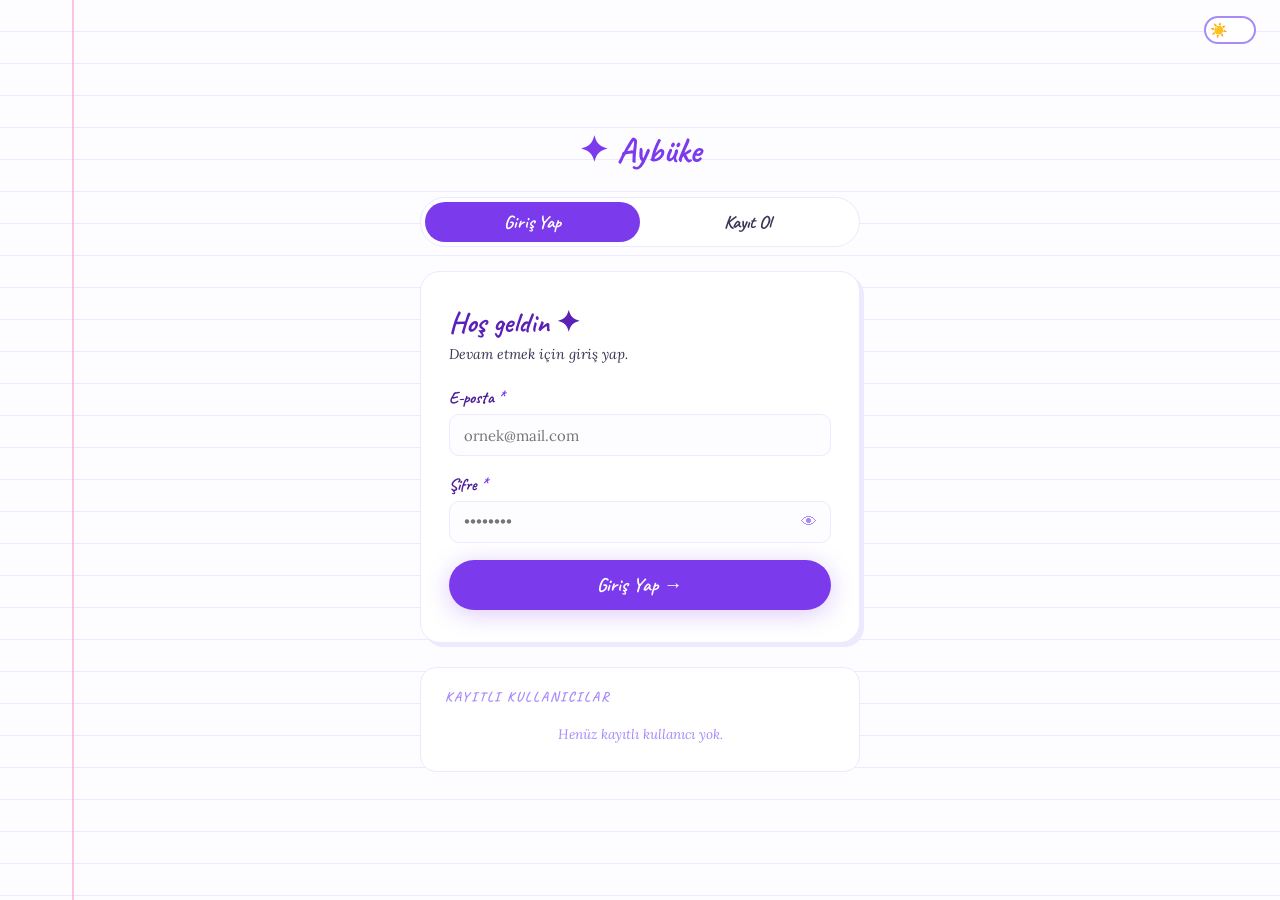
<file: index.html>
<!DOCTYPE html>
<html lang="tr">
<head>
  <meta charset="UTF-8" />
  <meta name="viewport" content="width=device-width, initial-scale=1.0" />
  <title>Aybüke Yağmur</title>
  <link rel="icon" type="image/svg+xml" href="favicon.svg" />
  <link rel="stylesheet" href="assests/css/style.css" />
  <script>
    /* Oturum yoksa giriş sayfasına yönlendir */
    try {
      if (!localStorage.getItem('aybuke-session')) {
        window.location.replace('auth.html');
      }
    } catch(e) {}
  </script>
</head>
<body>
  <div class="nav-overlay"></div>
  <nav>
    <a class="nav-logo" href="index.html">✦ Aybüke</a>
    <ul class="nav-links">
      <li><a href="index.html">Ana Sayfa</a></li>
      <li><a href="pages/about.html">Hakkımda</a></li>
      <li><a href="pages/project.html">Projeler</a></li>
      <li><a href="pages/contact.html">İletişim</a></li>
    </ul>
    <div class="nav-right">
      <span class="nav-user" id="navUser"></span>
      <button class="dark-toggle" id="darkToggle" aria-label="Koyu moda geç" title="Tema değiştir"></button>
      <button class="nav-logout" id="navLogout" title="Çıkış Yap">Çıkış →</button>
      <button class="hamburger" aria-label="Menüyü aç" aria-expanded="false">
        <span></span><span></span><span></span>
      </button>
    </div>
  </nav>

  <!-- HERO -->
  <section class="hero" id="home">
    <div class="hero-deco d1">✦</div>
    <div class="hero-deco d2">✦</div>
    <div class="hero-content">
      <span class="hero-tag">Merhaba, ben</span>
      <h1 class="hero-name">
        <span class="highlight">Aybüke</span> Yağmur
      </h1>
      <p class="hero-sub" id="hero-subtitle" data-text="Kayseri'den bir oyuncu, müziksever ve gezgin 🎵🎮✈️"></p>
      <a href="pages/about.html" class="hero-btn">Tanışalım →</a>
    </div>
  </section>

  <!-- ÖZET KESİT -->
  <section class="section" id="highlights">
    <p class="section-label reveal">Öne Çıkanlar</p>
    <h2 class="section-title reveal"><span>Kısaca Ben</span></h2>
    <div class="card-grid">
      <div class="card reveal">
        <span class="card-icon">📍</span>
        <p class="card-title">Kayseri</p>
        <p class="card-text">Kayseri doğumlu, Kayseri Yağlaması ile büyümüş biri.</p>
      </div>
      <div class="card reveal">
        <span class="card-icon">🎮</span>
        <p class="card-title">Valorant</p>
        <p class="card-text">Favori oyunum Valorant. Hem rekabetçi hem eğlenceli!</p>
      </div>
      <div class="card reveal">
        <span class="card-icon">🎵</span>
        <p class="card-title">Müzik & Gezi</p>
        <p class="card-text">Müzik dinlemek ve yeni yerleri keşfetmek beni dinlendiriyor.</p>
      </div>
    </div>
    <div style="margin-top: 2.5rem; text-align: center;">
      <a href="pages/about.html" class="hero-btn">Daha Fazlası →</a>
    </div>
  </section>

  <footer>
    Sevgiyle yapıldı &nbsp;✦&nbsp; <span>Aybüke Yağmur</span> © 2026
  </footer>

  <button id="scrollTopBtn" aria-label="Yukarı çık" title="Yukarı çık">↑</button>
  <script src="assests/js/jScript.js"></script>
</body>
</html>
</file>
<file: assests/css/style.css>
@import url('https://fonts.googleapis.com/css2?family=Caveat:wght@400;600;700&family=Lora:ital,wght@0,400;0,600;1,400&display=swap');

:root {
  --purple-deep: #5b21b6;
  --purple-mid: #7c3aed;
  --purple-light: #a78bfa;
  --purple-pale: #ede9fe;
  --purple-ink: #4c1d95;
  --line-color: #c4b5fd44;
  --margin-line: #f9a8d4aa;
  --text-dark: #1e1b2e;
  --text-body: #3b3554;
  --white: #ffffff;
  --paper-bg: #fdfcff;
  --nav-bg: rgba(255,255,255,0.88);
  --card-bg: white;
  --footer-border: var(--purple-pale);
}

/* ── DARK MODE DEĞİŞKENLERİ ── */
body.dark-mode {
  --purple-deep: #c4b5fd;
  --purple-mid: #a78bfa;
  --purple-light: #7c3aed;
  --purple-pale: #2d1b69;
  --purple-ink: #ddd6fe;
  --line-color: #7c3aed22;
  --margin-line: #f9a8d433;
  --text-dark: #f0ebff;
  --text-body: #c4b5fd;
  --paper-bg: #0f0b1e;
  --nav-bg: rgba(15, 11, 30, 0.92);
  --card-bg: #1a1030;
  --footer-border: #2d1b69;
}

* {
  margin: 0;
  padding: 0;
  box-sizing: border-box;
}

html {
  scroll-behavior: smooth;
}

body {
  font-family: 'Lora', serif;
  color: var(--text-dark);
  background-color: var(--paper-bg);
  background-image:
    repeating-linear-gradient(
      transparent,
      transparent 31px,
      var(--line-color) 31px,
      var(--line-color) 32px
    );
  background-size: 100% 32px;
  min-height: 100vh;
  position: relative;
  transition: background-color 0.4s ease, color 0.4s ease;
}

body::before {
  content: '';
  position: fixed;
  top: 0;
  left: 72px;
  width: 2px;
  height: 100%;
  background: var(--margin-line);
  z-index: 0;
  pointer-events: none;
}

/* ── NAV ── */
nav {
  position: sticky;
  top: 0;
  z-index: 100;
  background: var(--nav-bg);
  backdrop-filter: blur(12px);
  border-bottom: 2px solid var(--purple-light);
  padding: 0 2rem;
  display: flex;
  align-items: center;
  justify-content: space-between;
  height: 64px;
  box-shadow: 0 2px 20px #7c3aed18;
  transition: background 0.4s ease;
}

.nav-logo {
  font-family: 'Caveat', cursive;
  font-size: 1.8rem;
  font-weight: 700;
  color: var(--purple-mid);
  text-decoration: none;
  letter-spacing: 0.5px;
}

.nav-links {
  display: flex;
  gap: 2rem;
  list-style: none;
}

.nav-links a {
  font-family: 'Caveat', cursive;
  font-size: 1.15rem;
  color: var(--text-body);
  text-decoration: none;
  position: relative;
  padding-bottom: 2px;
  transition: color 0.25s;
}

.nav-links a::after {
  content: '';
  position: absolute;
  bottom: -2px;
  left: 0;
  width: 0;
  height: 2px;
  background: var(--purple-mid);
  border-radius: 2px;
  transition: width 0.3s ease;
}

.nav-links a:hover {
  color: var(--purple-mid);
}

.nav-links a:hover::after {
  width: 100%;
}

/* ── DARK MODE TOGGLE ── */
.dark-toggle {
  background: none;
  border: 2px solid var(--purple-light);
  border-radius: 50px;
  width: 52px;
  height: 28px;
  cursor: pointer;
  position: relative;
  transition: border-color 0.3s, background 0.3s;
  flex-shrink: 0;
}

.dark-toggle::after {
  content: '☀️';
  position: absolute;
  top: 50%;
  left: 4px;
  transform: translateY(-50%);
  font-size: 14px;
  transition: left 0.35s cubic-bezier(0.34, 1.56, 0.64, 1), content 0.1s;
  line-height: 1;
}

body.dark-mode .dark-toggle {
  background: var(--purple-pale);
  border-color: var(--purple-mid);
}

body.dark-mode .dark-toggle::after {
  content: '🌙';
  left: 26px;
}

.dark-toggle:hover {
  border-color: var(--purple-mid);
}

/* ── NAV SAĞ GRUP ── */
.nav-right {
  display: flex;
  align-items: center;
  gap: 1rem;
}

/* ── HERO ── */
.hero {
  min-height: calc(100vh - 64px);
  display: flex;
  align-items: center;
  justify-content: center;
  padding: 4rem 2rem;
  position: relative;
  overflow: hidden;
}

.hero-content {
  text-align: center;
  position: relative;
  z-index: 1;
  animation: fadeUp 0.9s ease both;
}

.hero-tag {
  font-family: 'Caveat', cursive;
  font-size: 1.1rem;
  color: var(--purple-light);
  letter-spacing: 3px;
  text-transform: uppercase;
  margin-bottom: 1rem;
  display: block;
}

.hero-name {
  font-family: 'Caveat', cursive;
  font-size: clamp(3.5rem, 10vw, 7rem);
  font-weight: 700;
  line-height: 1;
  color: var(--purple-deep);
  position: relative;
  display: inline-block;
}

.hero-name .highlight {
  color: var(--purple-mid);
  position: relative;
}

.hero-name .highlight::after {
  content: '';
  position: absolute;
  bottom: 4px;
  left: 0;
  width: 100%;
  height: 6px;
  background: var(--purple-light);
  opacity: 0.4;
  border-radius: 3px;
  z-index: -1;
}

.hero-sub {
  font-size: 1.15rem;
  color: var(--text-body);
  margin-top: 1.5rem;
  font-style: italic;
  opacity: 0.85;
}

.hero-deco {
  position: absolute;
  font-family: 'Caveat', cursive;
  font-size: 9rem;
  color: var(--purple-light);
  opacity: 0.07;
  pointer-events: none;
  user-select: none;
  font-weight: 700;
}

.hero-deco.d1 { top: 10%; left: 5%; transform: rotate(-15deg); }
.hero-deco.d2 { bottom: 10%; right: 5%; transform: rotate(10deg); }

.hero-btn {
  display: inline-block;
  margin-top: 2.5rem;
  padding: 0.75rem 2.2rem;
  background: var(--purple-mid);
  color: white;
  font-family: 'Caveat', cursive;
  font-size: 1.2rem;
  border-radius: 50px;
  text-decoration: none;
  box-shadow: 0 4px 24px #7c3aed44;
  transition: transform 0.2s, box-shadow 0.2s, background 0.2s;
}

.hero-btn:hover {
  background: var(--purple-deep);
  transform: translateY(-3px);
  box-shadow: 0 8px 32px #7c3aed55;
}

/* ── SECTIONS ── */
.section {
  max-width: 860px;
  margin: 0 auto;
  padding: 5rem 2rem 3rem 5rem;
  position: relative;
  z-index: 1;
}

.section-label {
  font-family: 'Caveat', cursive;
  font-size: 0.95rem;
  letter-spacing: 3px;
  text-transform: uppercase;
  color: var(--purple-light);
  margin-bottom: 0.5rem;
}

.section-title {
  font-family: 'Caveat', cursive;
  font-size: 2.6rem;
  font-weight: 700;
  color: var(--purple-deep);
  margin-bottom: 2rem;
  line-height: 1.1;
}

.section-title span {
  border-bottom: 3px solid var(--purple-light);
  padding-bottom: 2px;
}

/* ── CARDS ── */
.card-grid {
  display: grid;
  grid-template-columns: repeat(auto-fit, minmax(220px, 1fr));
  gap: 1.25rem;
  margin-top: 1.5rem;
}

.card {
  background: var(--card-bg);
  border: 1.5px solid var(--purple-pale);
  border-radius: 16px;
  padding: 1.5rem 1.25rem;
  position: relative;
  transition: transform 0.25s, box-shadow 0.25s, background 0.4s;
  overflow: hidden;
}

.card::before {
  content: '';
  position: absolute;
  top: 0; left: 0;
  width: 4px;
  height: 100%;
  background: linear-gradient(180deg, var(--purple-mid), var(--purple-light));
  border-radius: 4px 0 0 4px;
}

.card:hover {
  transform: translateY(-4px);
  box-shadow: 0 12px 32px #7c3aed1a;
}

.card-icon {
  font-size: 2rem;
  margin-bottom: 0.6rem;
  display: block;
}

.card-title {
  font-family: 'Caveat', cursive;
  font-size: 1.2rem;
  font-weight: 700;
  color: var(--purple-mid);
  margin-bottom: 0.35rem;
}

.card-text {
  font-size: 0.95rem;
  color: var(--text-body);
  line-height: 1.6;
}

/* ── HOBBY TAGS ── */
.tag-cloud {
  display: flex;
  flex-wrap: wrap;
  gap: 0.75rem;
  margin-top: 1rem;
}

.tag {
  background: var(--purple-pale);
  color: var(--purple-ink);
  font-family: 'Caveat', cursive;
  font-size: 1.1rem;
  padding: 0.4rem 1.2rem;
  border-radius: 50px;
  border: 1.5px solid var(--purple-light);
  transition: background 0.2s, transform 0.2s;
  cursor: default;
}

.tag:hover {
  background: var(--purple-mid);
  color: white;
  transform: scale(1.05);
}

/* ── PROJECT CARD ── */
.project-card {
  background: var(--card-bg);
  border: 2px solid var(--purple-pale);
  border-radius: 20px;
  padding: 2rem;
  margin-top: 1.5rem;
  display: flex;
  flex-direction: column;
  gap: 0.75rem;
  box-shadow: 4px 4px 0 var(--purple-pale);
  transition: box-shadow 0.2s, transform 0.2s, background 0.4s;
}

.project-card:hover {
  box-shadow: 6px 6px 0 var(--purple-light);
  transform: translate(-2px, -2px);
}

.project-badge {
  display: inline-block;
  background: var(--purple-mid);
  color: white;
  font-family: 'Caveat', cursive;
  font-size: 0.85rem;
  letter-spacing: 2px;
  text-transform: uppercase;
  padding: 0.2rem 0.9rem;
  border-radius: 50px;
  width: fit-content;
}

.project-name {
  font-family: 'Caveat', cursive;
  font-size: 1.8rem;
  font-weight: 700;
  color: var(--purple-deep);
}

.project-desc {
  color: var(--text-body);
  font-size: 0.97rem;
  line-height: 1.7;
}

/* ── CONTACT ── */
.contact-links {
  display: flex;
  flex-wrap: wrap;
  gap: 1rem;
  margin-top: 1.5rem;
}

.contact-link {
  display: flex;
  align-items: center;
  gap: 0.6rem;
  background: var(--card-bg);
  border: 1.5px solid var(--purple-light);
  border-radius: 12px;
  padding: 0.75rem 1.5rem;
  color: var(--purple-ink);
  text-decoration: none;
  font-family: 'Caveat', cursive;
  font-size: 1.15rem;
  transition: background 0.2s, color 0.2s, transform 0.2s;
}

.contact-link:hover {
  background: var(--purple-mid);
  color: white;
  border-color: var(--purple-mid);
  transform: translateY(-3px);
  box-shadow: 0 6px 20px #7c3aed33;
}

.contact-link svg {
  width: 22px;
  height: 22px;
  fill: currentColor;
  flex-shrink: 0;
}

/* ── FOOTER ── */
footer {
  text-align: center;
  padding: 2.5rem 1rem;
  font-family: 'Caveat', cursive;
  font-size: 1.05rem;
  color: var(--purple-light);
  border-top: 1.5px solid var(--footer-border);
  margin-top: 3rem;
  position: relative;
  z-index: 1;
}

footer span {
  color: var(--purple-mid);
}

/* ── ANIMATIONS ── */
@keyframes fadeUp {
  from { opacity: 0; transform: translateY(28px); }
  to   { opacity: 1; transform: translateY(0); }
}

.reveal {
  opacity: 0;
  transform: translateY(22px);
  transition: opacity 0.65s ease, transform 0.65s ease;
}

.reveal.visible {
  opacity: 1;
  transform: translateY(0);
}

/* ── YUKARIYA ÇIK BUTONU ── */
#scrollTopBtn {
  position: fixed;
  bottom: 2rem;
  right: 2rem;
  width: 48px;
  height: 48px;
  border-radius: 50%;
  background: var(--purple-mid);
  color: white;
  border: none;
  cursor: pointer;
  font-size: 1.4rem;
  display: flex;
  align-items: center;
  justify-content: center;
  box-shadow: 0 4px 20px #7c3aed44;
  z-index: 999;
  opacity: 0;
  pointer-events: none;
  transform: translateY(16px) scale(0.85);
  transition: opacity 0.35s ease, transform 0.35s cubic-bezier(0.34, 1.56, 0.64, 1), background 0.2s;
}

#scrollTopBtn.show {
  opacity: 1;
  pointer-events: all;
  transform: translateY(0) scale(1);
}

#scrollTopBtn:hover {
  background: var(--purple-deep);
  transform: translateY(-3px) scale(1.08);
  box-shadow: 0 8px 28px #7c3aed55;
}

/* ── HAMBURGER BUTTON ── */
.hamburger {
  display: none;
  flex-direction: column;
  justify-content: center;
  gap: 5px;
  width: 40px;
  height: 40px;
  background: none;
  border: none;
  cursor: pointer;
  padding: 4px;
  border-radius: 8px;
  transition: background 0.2s;
  z-index: 200;
}

.hamburger:hover {
  background: var(--purple-pale);
}

.hamburger span {
  display: block;
  width: 100%;
  height: 2.5px;
  background: var(--purple-mid);
  border-radius: 4px;
  transition: transform 0.35s ease, opacity 0.25s ease, width 0.3s ease;
  transform-origin: center;
}

.hamburger.open span:nth-child(1) {
  transform: translateY(7.5px) rotate(45deg);
}
.hamburger.open span:nth-child(2) {
  opacity: 0;
  width: 0;
}
.hamburger.open span:nth-child(3) {
  transform: translateY(-7.5px) rotate(-45deg);
}

/* ── MOBİL MENÜ OVERLAY ── */
.nav-overlay {
  display: none;
  position: fixed;
  inset: 0;
  background: rgba(91, 33, 182, 0.15);
  backdrop-filter: blur(2px);
  z-index: 98;
  opacity: 0;
  transition: opacity 0.3s ease;
}

.nav-overlay.open {
  opacity: 1;
}

/* ── RESPONSIVE ── */
@media (max-width: 640px) {
  body::before { left: 48px; }
  .section { padding: 3.5rem 1.2rem 2rem 3.5rem; }
  nav { padding: 0 1rem; }
  .hero-deco { display: none; }

  .hamburger { display: flex; }

  .nav-overlay { display: block; pointer-events: none; }
  .nav-overlay.open { pointer-events: all; }

  .nav-links {
    position: fixed;
    top: 0;
    right: 0;
    height: 100vh;
    width: min(280px, 80vw);
    background: rgba(255, 255, 255, 0.97);
    backdrop-filter: blur(20px);
    border-left: 2px solid var(--purple-light);
    flex-direction: column;
    justify-content: center;
    align-items: flex-start;
    gap: 0;
    padding: 5rem 2rem 2rem;
    z-index: 199;
    transform: translateX(110%);
    transition: transform 0.4s cubic-bezier(0.16, 1, 0.3, 1);
    box-shadow: -8px 0 40px #7c3aed22;
  }

  body.dark-mode .nav-links {
    background: rgba(15, 11, 30, 0.97);
  }

  .nav-links.open {
    transform: translateX(0);
  }

  .nav-links li {
    width: 100%;
    border-bottom: 1px solid var(--purple-pale);
  }

  .nav-links li:last-child {
    border-bottom: none;
  }

  .nav-links a {
    display: block;
    padding: 1rem 0.5rem;
    font-size: 1.6rem;
    color: var(--purple-ink);
  }

  .nav-links a::after {
    bottom: 0;
  }

  #scrollTopBtn {
    bottom: 1.5rem;
    right: 1.5rem;
    width: 44px;
    height: 44px;
  }
}
</file>
